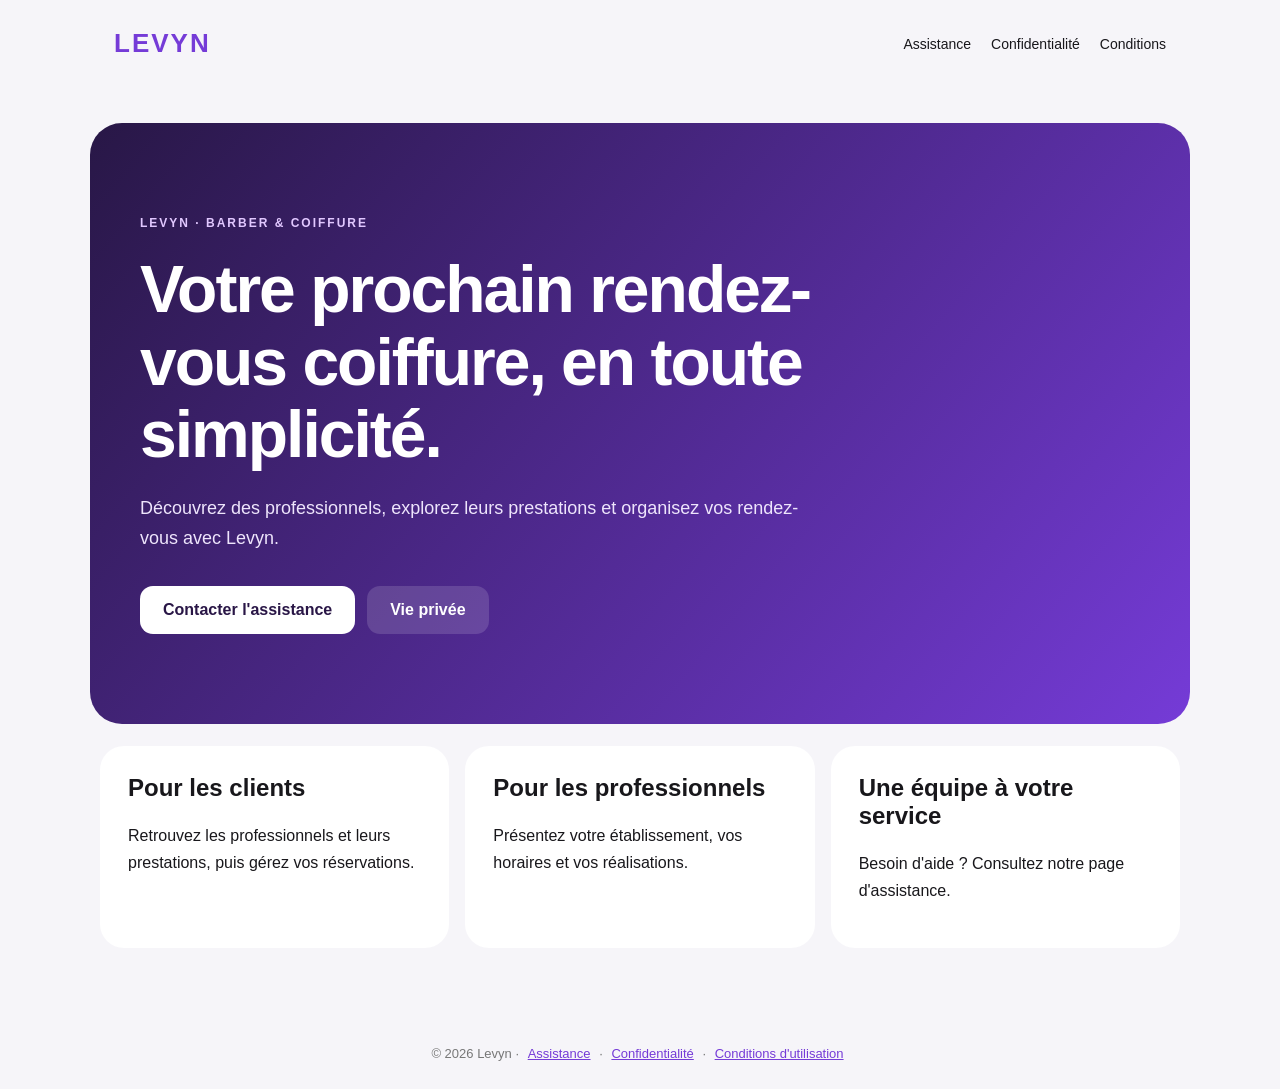
<file: index.html>
<!doctype html><html lang="fr"><head><meta charset="utf-8"><meta name="viewport" content="width=device-width,initial-scale=1"><title>Levyn — Coiffure et réservation</title><link rel="stylesheet" href="style.css"></head><body><header><a class="logo" href="index.html">LEVYN</a><nav><a href="assistance.html">Assistance</a><a href="confidentialite.html">Confidentialité</a><a href="conditions.html">Conditions</a></nav></header><main class="hero"><span class="eyebrow">LEVYN · BARBER & COIFFURE</span><h1>Votre prochain rendez-vous coiffure, en toute simplicité.</h1><p>Découvrez des professionnels, explorez leurs prestations et organisez vos rendez-vous avec Levyn.</p><div class="actions"><a class="button" href="assistance.html">Contacter l'assistance</a><a class="button secondary" href="confidentialite.html">Vie privée</a></div></main><section class="features"><article><h2>Pour les clients</h2><p>Retrouvez les professionnels et leurs prestations, puis gérez vos réservations.</p></article><article><h2>Pour les professionnels</h2><p>Présentez votre établissement, vos horaires et vos réalisations.</p></article><article><h2>Une équipe à votre service</h2><p>Besoin d'aide ? Consultez notre page d'assistance.</p></article></section><footer>© 2026 Levyn · <a href="assistance.html">Assistance</a> · <a href="confidentialite.html">Confidentialité</a> · <a href="conditions.html">Conditions d'utilisation</a></footer></body></html>
</file>
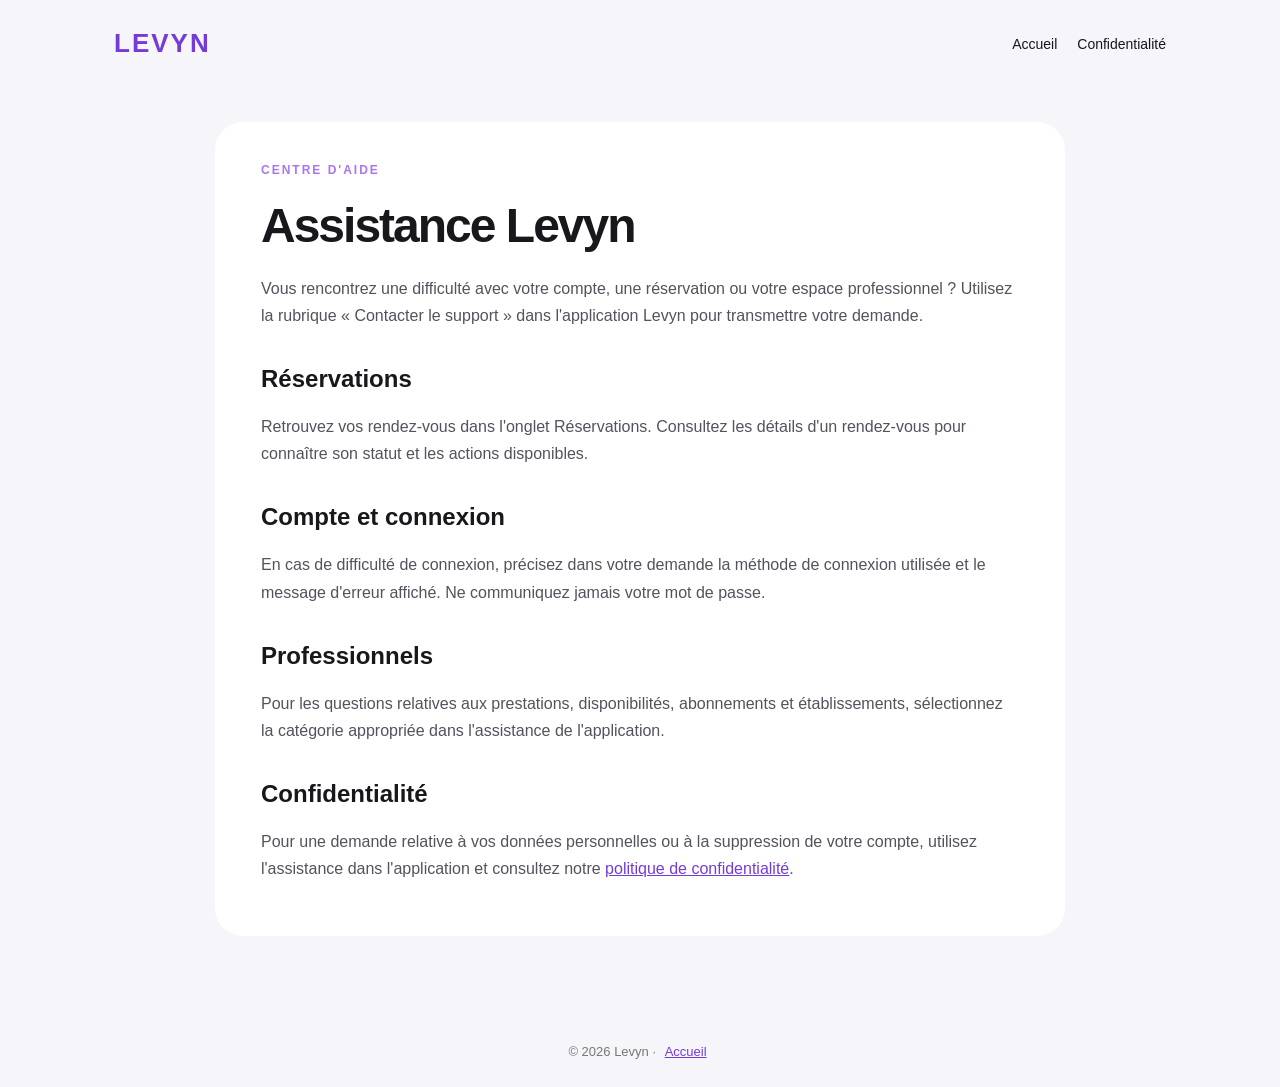
<file: assistance.html>
<!doctype html><html lang="fr"><head><meta charset="utf-8"><meta name="viewport" content="width=device-width,initial-scale=1"><title>Assistance — Levyn</title><link rel="stylesheet" href="style.css"></head><body><header><a class="logo" href="index.html">LEVYN</a><nav><a href="index.html">Accueil</a><a href="confidentialite.html">Confidentialité</a></nav></header><main class="content"><span class="eyebrow">CENTRE D'AIDE</span><h1>Assistance Levyn</h1><p>Vous rencontrez une difficulté avec votre compte, une réservation ou votre espace professionnel ? Utilisez la rubrique « Contacter le support » dans l'application Levyn pour transmettre votre demande.</p><h2>Réservations</h2><p>Retrouvez vos rendez-vous dans l'onglet Réservations. Consultez les détails d'un rendez-vous pour connaître son statut et les actions disponibles.</p><h2>Compte et connexion</h2><p>En cas de difficulté de connexion, précisez dans votre demande la méthode de connexion utilisée et le message d'erreur affiché. Ne communiquez jamais votre mot de passe.</p><h2>Professionnels</h2><p>Pour les questions relatives aux prestations, disponibilités, abonnements et établissements, sélectionnez la catégorie appropriée dans l'assistance de l'application.</p><h2>Confidentialité</h2><p>Pour une demande relative à vos données personnelles ou à la suppression de votre compte, utilisez l'assistance dans l'application et consultez notre <a href="confidentialite.html">politique de confidentialité</a>.</p></main><footer>© 2026 Levyn · <a href="index.html">Accueil</a></footer></body></html>
</file>
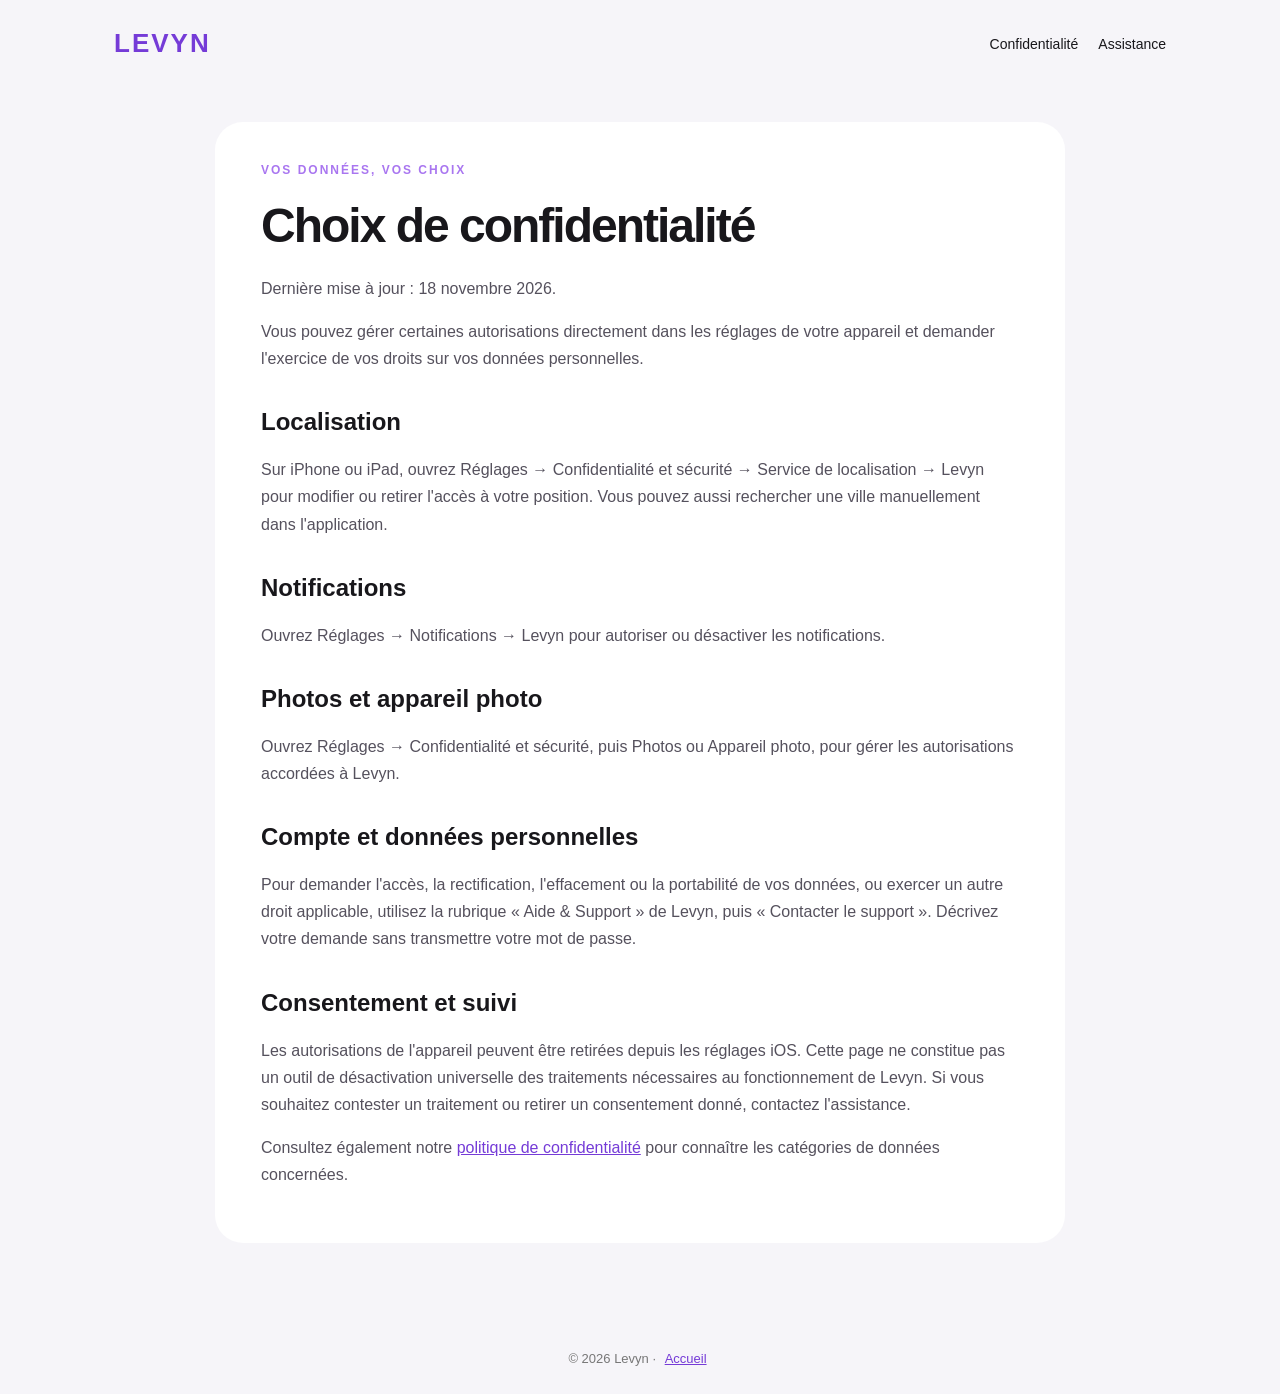
<file: choix-confidentialite.html>
<!doctype html>
<html lang="fr"><head><meta charset="utf-8"><meta name="viewport" content="width=device-width,initial-scale=1"><title>Choix de confidentialité — Levyn</title><link rel="stylesheet" href="style.css"></head>
<body><header><a class="logo" href="index.html">LEVYN</a><nav><a href="confidentialite.html">Confidentialité</a><a href="assistance.html">Assistance</a></nav></header>
<main class="content"><span class="eyebrow">VOS DONNÉES, VOS CHOIX</span><h1>Choix de confidentialité</h1><p>Dernière mise à jour : 18 novembre 2026.</p><p>Vous pouvez gérer certaines autorisations directement dans les réglages de votre appareil et demander l'exercice de vos droits sur vos données personnelles.</p>
<h2>Localisation</h2><p>Sur iPhone ou iPad, ouvrez Réglages → Confidentialité et sécurité → Service de localisation → Levyn pour modifier ou retirer l'accès à votre position. Vous pouvez aussi rechercher une ville manuellement dans l'application.</p>
<h2>Notifications</h2><p>Ouvrez Réglages → Notifications → Levyn pour autoriser ou désactiver les notifications.</p>
<h2>Photos et appareil photo</h2><p>Ouvrez Réglages → Confidentialité et sécurité, puis Photos ou Appareil photo, pour gérer les autorisations accordées à Levyn.</p>
<h2>Compte et données personnelles</h2><p>Pour demander l'accès, la rectification, l'effacement ou la portabilité de vos données, ou exercer un autre droit applicable, utilisez la rubrique « Aide & Support » de Levyn, puis « Contacter le support ». Décrivez votre demande sans transmettre votre mot de passe.</p>
<h2>Consentement et suivi</h2><p>Les autorisations de l'appareil peuvent être retirées depuis les réglages iOS. Cette page ne constitue pas un outil de désactivation universelle des traitements nécessaires au fonctionnement de Levyn. Si vous souhaitez contester un traitement ou retirer un consentement donné, contactez l'assistance.</p>
<p>Consultez également notre <a href="confidentialite.html">politique de confidentialité</a> pour connaître les catégories de données concernées.</p></main><footer>© 2026 Levyn · <a href="index.html">Accueil</a></footer></body></html>
</file>
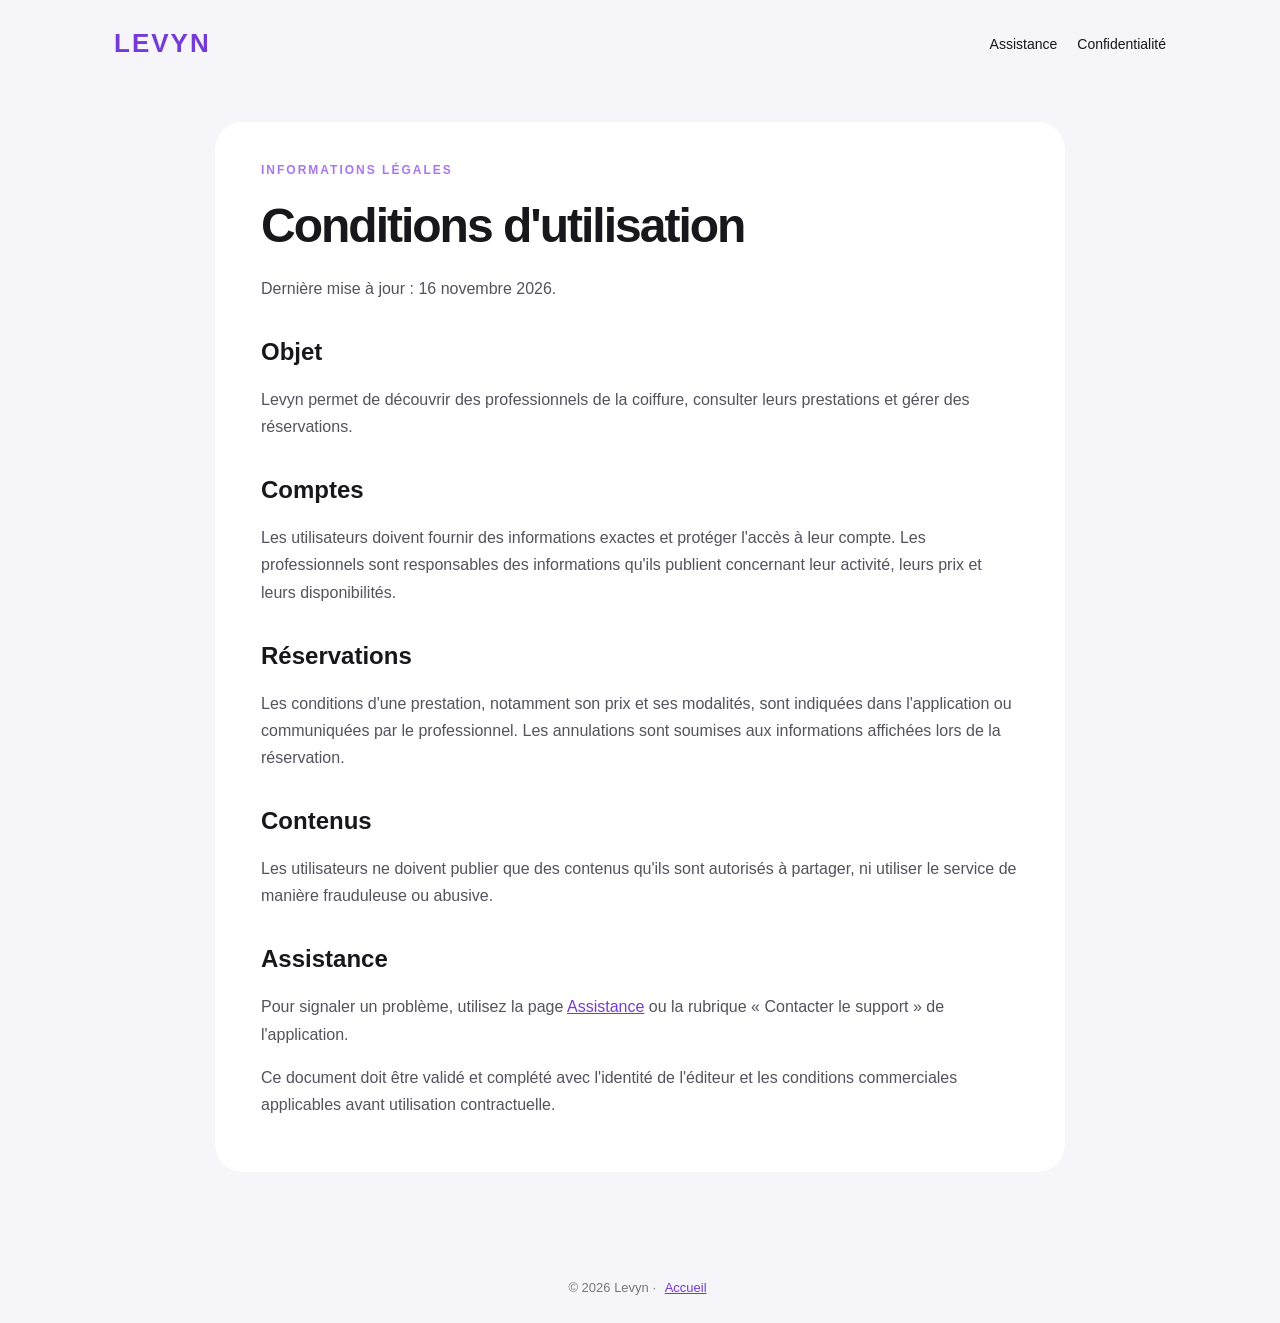
<file: conditions.html>
<!doctype html><html lang="fr"><head><meta charset="utf-8"><meta name="viewport" content="width=device-width,initial-scale=1"><title>Conditions d'utilisation — Levyn</title><link rel="stylesheet" href="style.css"></head><body><header><a class="logo" href="index.html">LEVYN</a><nav><a href="assistance.html">Assistance</a><a href="confidentialite.html">Confidentialité</a></nav></header><main class="content"><span class="eyebrow">INFORMATIONS LÉGALES</span><h1>Conditions d'utilisation</h1><p>Dernière mise à jour : 16 novembre 2026.</p><h2>Objet</h2><p>Levyn permet de découvrir des professionnels de la coiffure, consulter leurs prestations et gérer des réservations.</p><h2>Comptes</h2><p>Les utilisateurs doivent fournir des informations exactes et protéger l'accès à leur compte. Les professionnels sont responsables des informations qu'ils publient concernant leur activité, leurs prix et leurs disponibilités.</p><h2>Réservations</h2><p>Les conditions d'une prestation, notamment son prix et ses modalités, sont indiquées dans l'application ou communiquées par le professionnel. Les annulations sont soumises aux informations affichées lors de la réservation.</p><h2>Contenus</h2><p>Les utilisateurs ne doivent publier que des contenus qu'ils sont autorisés à partager, ni utiliser le service de manière frauduleuse ou abusive.</p><h2>Assistance</h2><p>Pour signaler un problème, utilisez la page <a href="assistance.html">Assistance</a> ou la rubrique « Contacter le support » de l'application.</p><p>Ce document doit être validé et complété avec l'identité de l'éditeur et les conditions commerciales applicables avant utilisation contractuelle.</p></main><footer>© 2026 Levyn · <a href="index.html">Accueil</a></footer></body></html>
</file>
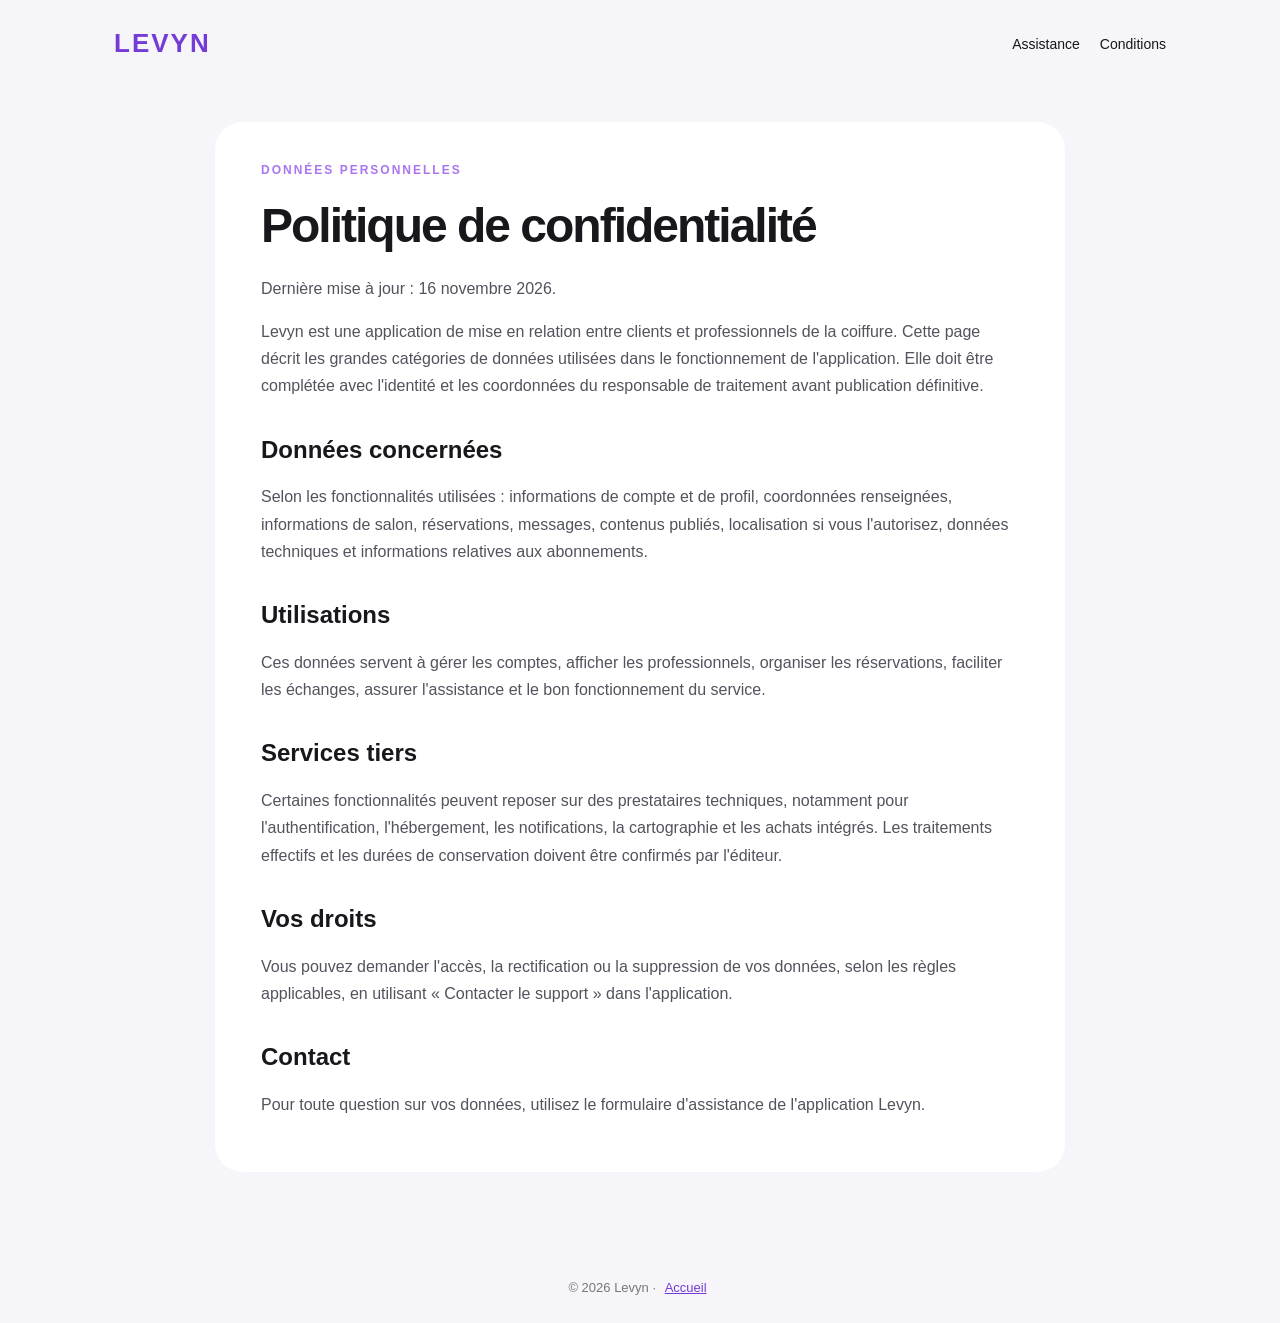
<file: confidentialite.html>
<!doctype html><html lang="fr"><head><meta charset="utf-8"><meta name="viewport" content="width=device-width,initial-scale=1"><title>Politique de confidentialité — Levyn</title><link rel="stylesheet" href="style.css"></head><body><header><a class="logo" href="index.html">LEVYN</a><nav><a href="assistance.html">Assistance</a><a href="conditions.html">Conditions</a></nav></header><main class="content"><span class="eyebrow">DONNÉES PERSONNELLES</span><h1>Politique de confidentialité</h1><p>Dernière mise à jour : 16 novembre 2026.</p><p>Levyn est une application de mise en relation entre clients et professionnels de la coiffure. Cette page décrit les grandes catégories de données utilisées dans le fonctionnement de l'application. Elle doit être complétée avec l'identité et les coordonnées du responsable de traitement avant publication définitive.</p><h2>Données concernées</h2><p>Selon les fonctionnalités utilisées : informations de compte et de profil, coordonnées renseignées, informations de salon, réservations, messages, contenus publiés, localisation si vous l'autorisez, données techniques et informations relatives aux abonnements.</p><h2>Utilisations</h2><p>Ces données servent à gérer les comptes, afficher les professionnels, organiser les réservations, faciliter les échanges, assurer l'assistance et le bon fonctionnement du service.</p><h2>Services tiers</h2><p>Certaines fonctionnalités peuvent reposer sur des prestataires techniques, notamment pour l'authentification, l'hébergement, les notifications, la cartographie et les achats intégrés. Les traitements effectifs et les durées de conservation doivent être confirmés par l'éditeur.</p><h2>Vos droits</h2><p>Vous pouvez demander l'accès, la rectification ou la suppression de vos données, selon les règles applicables, en utilisant « Contacter le support » dans l'application.</p><h2>Contact</h2><p>Pour toute question sur vos données, utilisez le formulaire d'assistance de l'application Levyn.</p></main><footer>© 2026 Levyn · <a href="index.html">Accueil</a></footer></body></html>
</file>
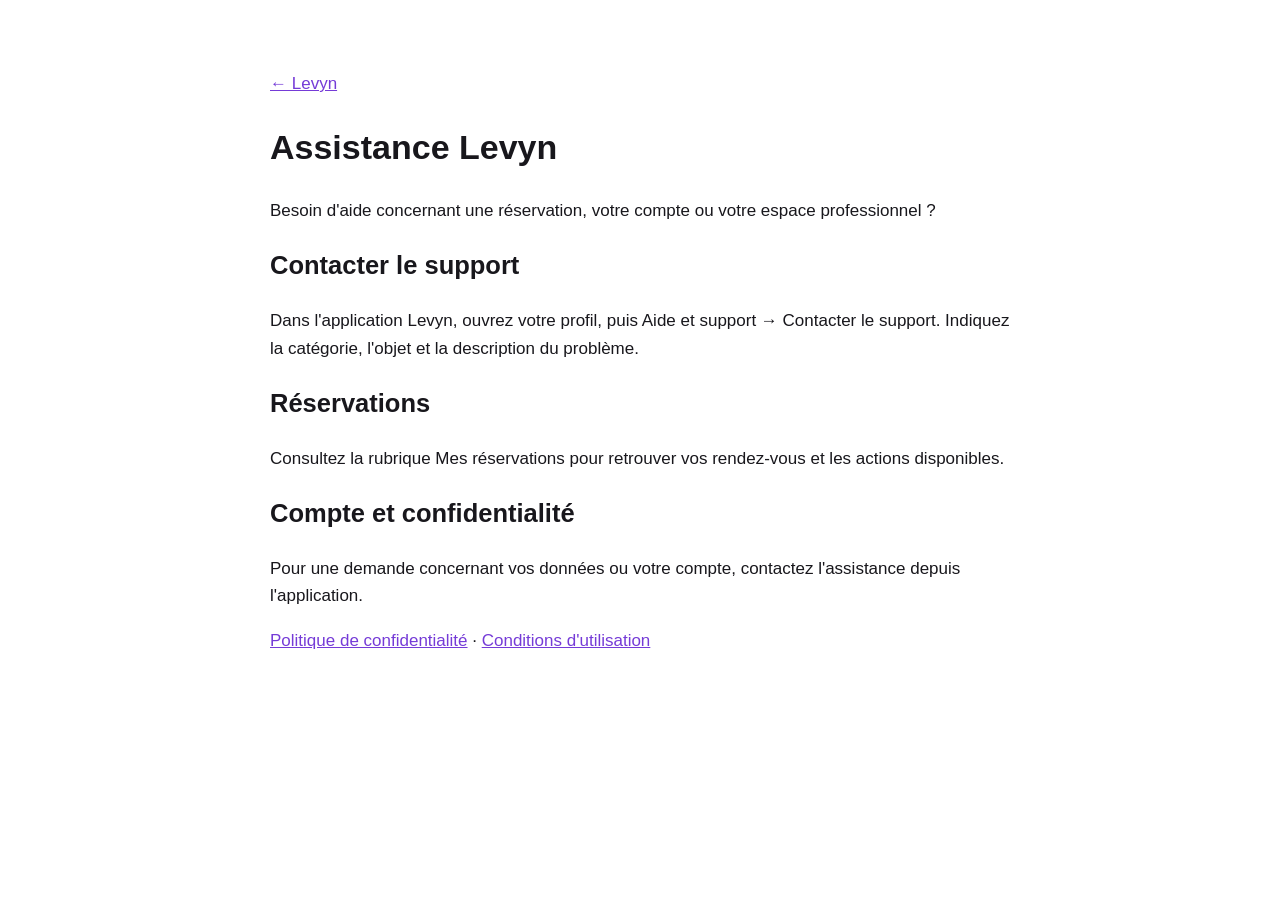
<file: support.html>
<!doctype html><html lang="fr"><meta charset="utf-8"><meta name="viewport" content="width=device-width,initial-scale=1"><title>Assistance — Levyn</title><style>body{font:17px -apple-system,sans-serif;max-width:740px;margin:50px auto;padding:20px;line-height:1.6;color:#18171c}a{color:#753bd7}</style><a href="index.html">← Levyn</a><h1>Assistance Levyn</h1><p>Besoin d'aide concernant une réservation, votre compte ou votre espace professionnel ?</p><h2>Contacter le support</h2><p>Dans l'application Levyn, ouvrez votre profil, puis Aide et support → Contacter le support. Indiquez la catégorie, l'objet et la description du problème.</p><h2>Réservations</h2><p>Consultez la rubrique Mes réservations pour retrouver vos rendez-vous et les actions disponibles.</p><h2>Compte et confidentialité</h2><p>Pour une demande concernant vos données ou votre compte, contactez l'assistance depuis l'application.</p><p><a href="confidentialite.html">Politique de confidentialité</a> · <a href="conditions.html">Conditions d'utilisation</a></p></html>
</file>
<file: style.css>
:root{color-scheme:light dark;font-family:-apple-system,BlinkMacSystemFont,"SF Pro Display",Arial,sans-serif}*{box-sizing:border-box}body{margin:0;background:#f6f5f9;color:#18171b}header{max-width:1100px;margin:auto;padding:28px 24px;display:flex;justify-content:space-between;align-items:center;gap:16px}.logo{font-size:26px;font-weight:900;letter-spacing:2px;color:#753bd7;text-decoration:none}nav{display:flex;gap:20px;flex-wrap:wrap}a{color:#753bd7}nav a{font-size:14px;color:inherit;text-decoration:none}.hero{max-width:1100px;margin:36px auto 22px;padding:90px 50px;border-radius:32px;background:linear-gradient(130deg,#281746,#753bd7);color:white}.eyebrow{font-size:12px;letter-spacing:2px;font-weight:800;color:#a976f0}.hero .eyebrow{color:#e1c8ff}h1{font-size:clamp(36px,6vw,66px);line-height:1.1;letter-spacing:-2px;max-width:800px;margin:22px 0}p{font-size:18px;line-height:1.7}.hero p{max-width:660px;color:#eee5fc}.actions{display:flex;gap:12px;flex-wrap:wrap;margin-top:32px}.button{display:inline-block;padding:15px 23px;border-radius:13px;background:white;color:#291646;font-weight:700;text-decoration:none}.button.secondary{background:#ffffff24;color:white}.features{max-width:1100px;margin:20px auto 70px;display:grid;grid-template-columns:repeat(3,1fr);gap:16px;padding:0 10px}.features article{background:white;padding:28px;border-radius:24px}.features h2{margin-top:0}.features p{font-size:16px}.content{max-width:850px;margin:35px auto 80px;padding:38px 46px;background:white;border-radius:28px}.content h1{font-size:clamp(32px,5vw,48px)}.content h2{margin-top:36px}.content p{font-size:16px;color:#55515d}footer{padding:28px;text-align:center;color:#777;font-size:13px}footer a{margin:0 5px}@media(max-width:700px){header{align-items:flex-start;flex-direction:column}.hero{margin:10px;padding:52px 24px;border-radius:22px}.features{grid-template-columns:1fr}.content{margin:10px;padding:32px 22px}nav{gap:12px}}
</file>
